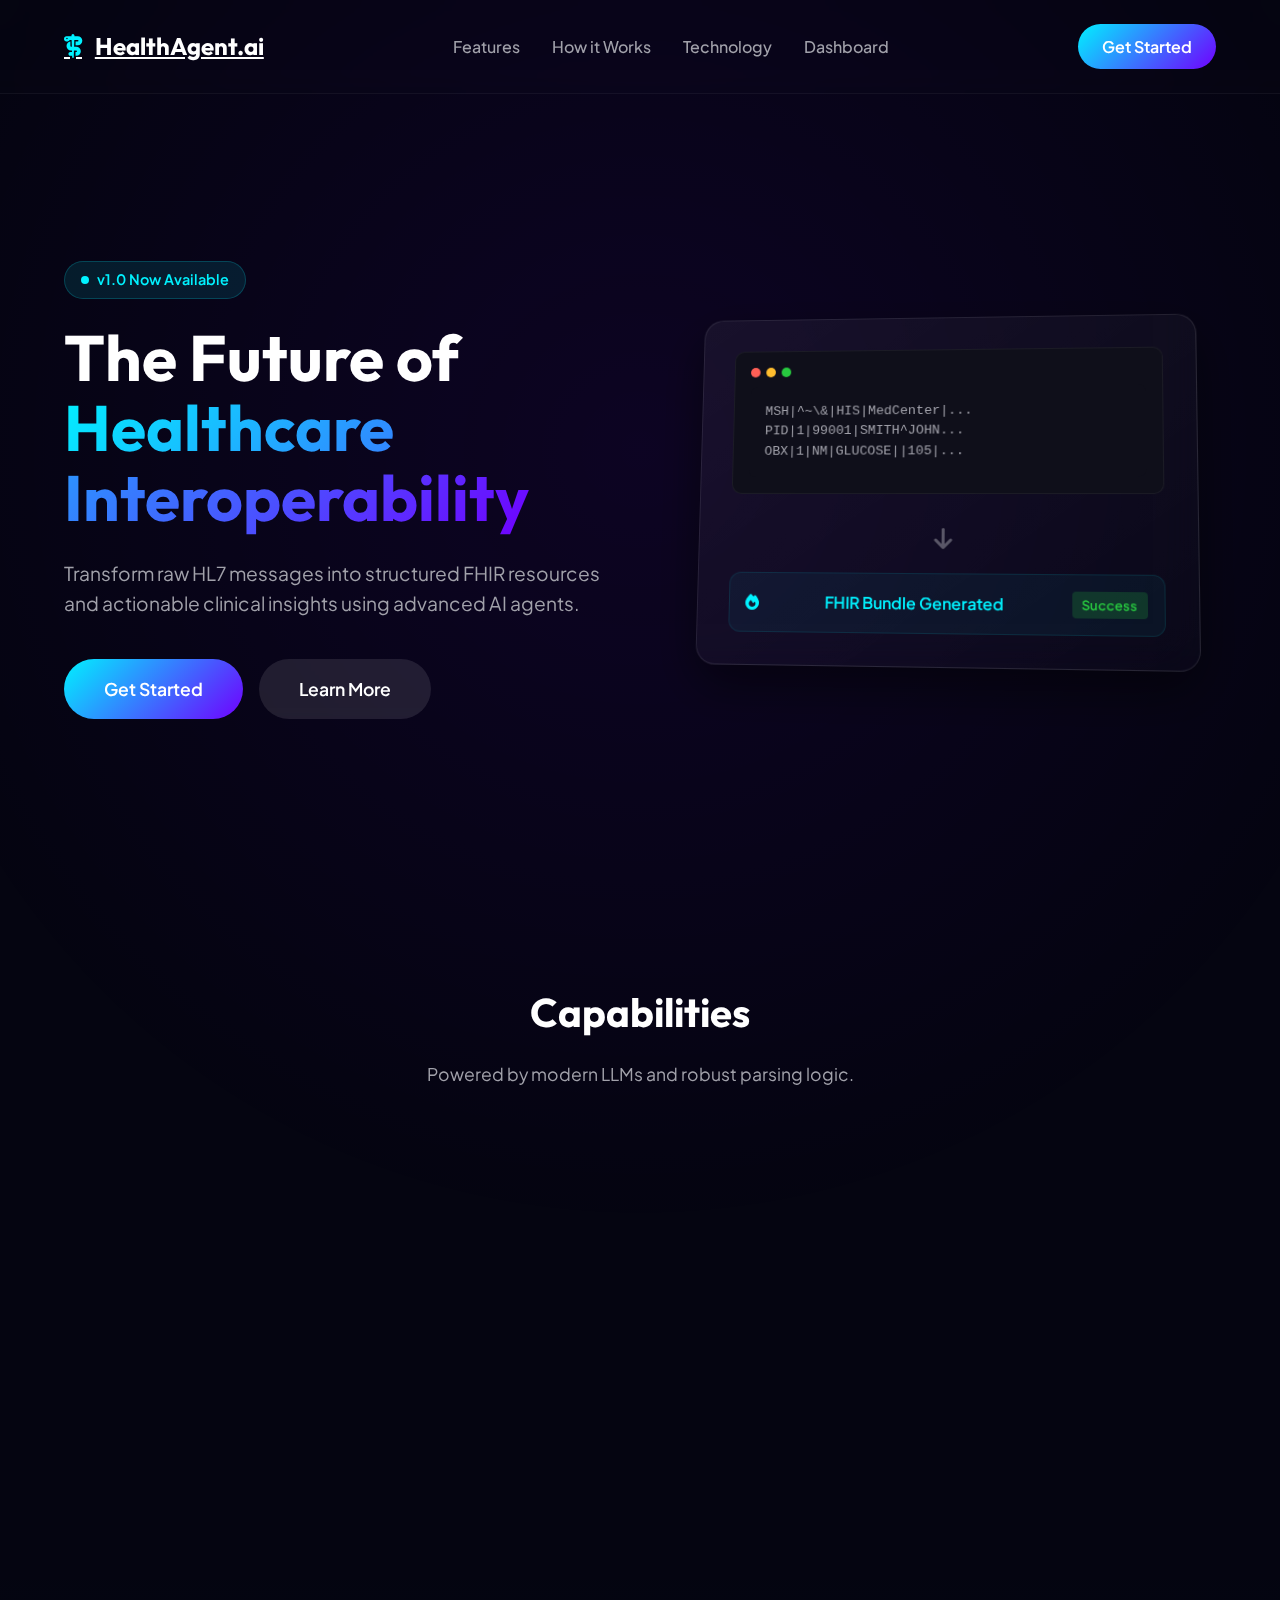
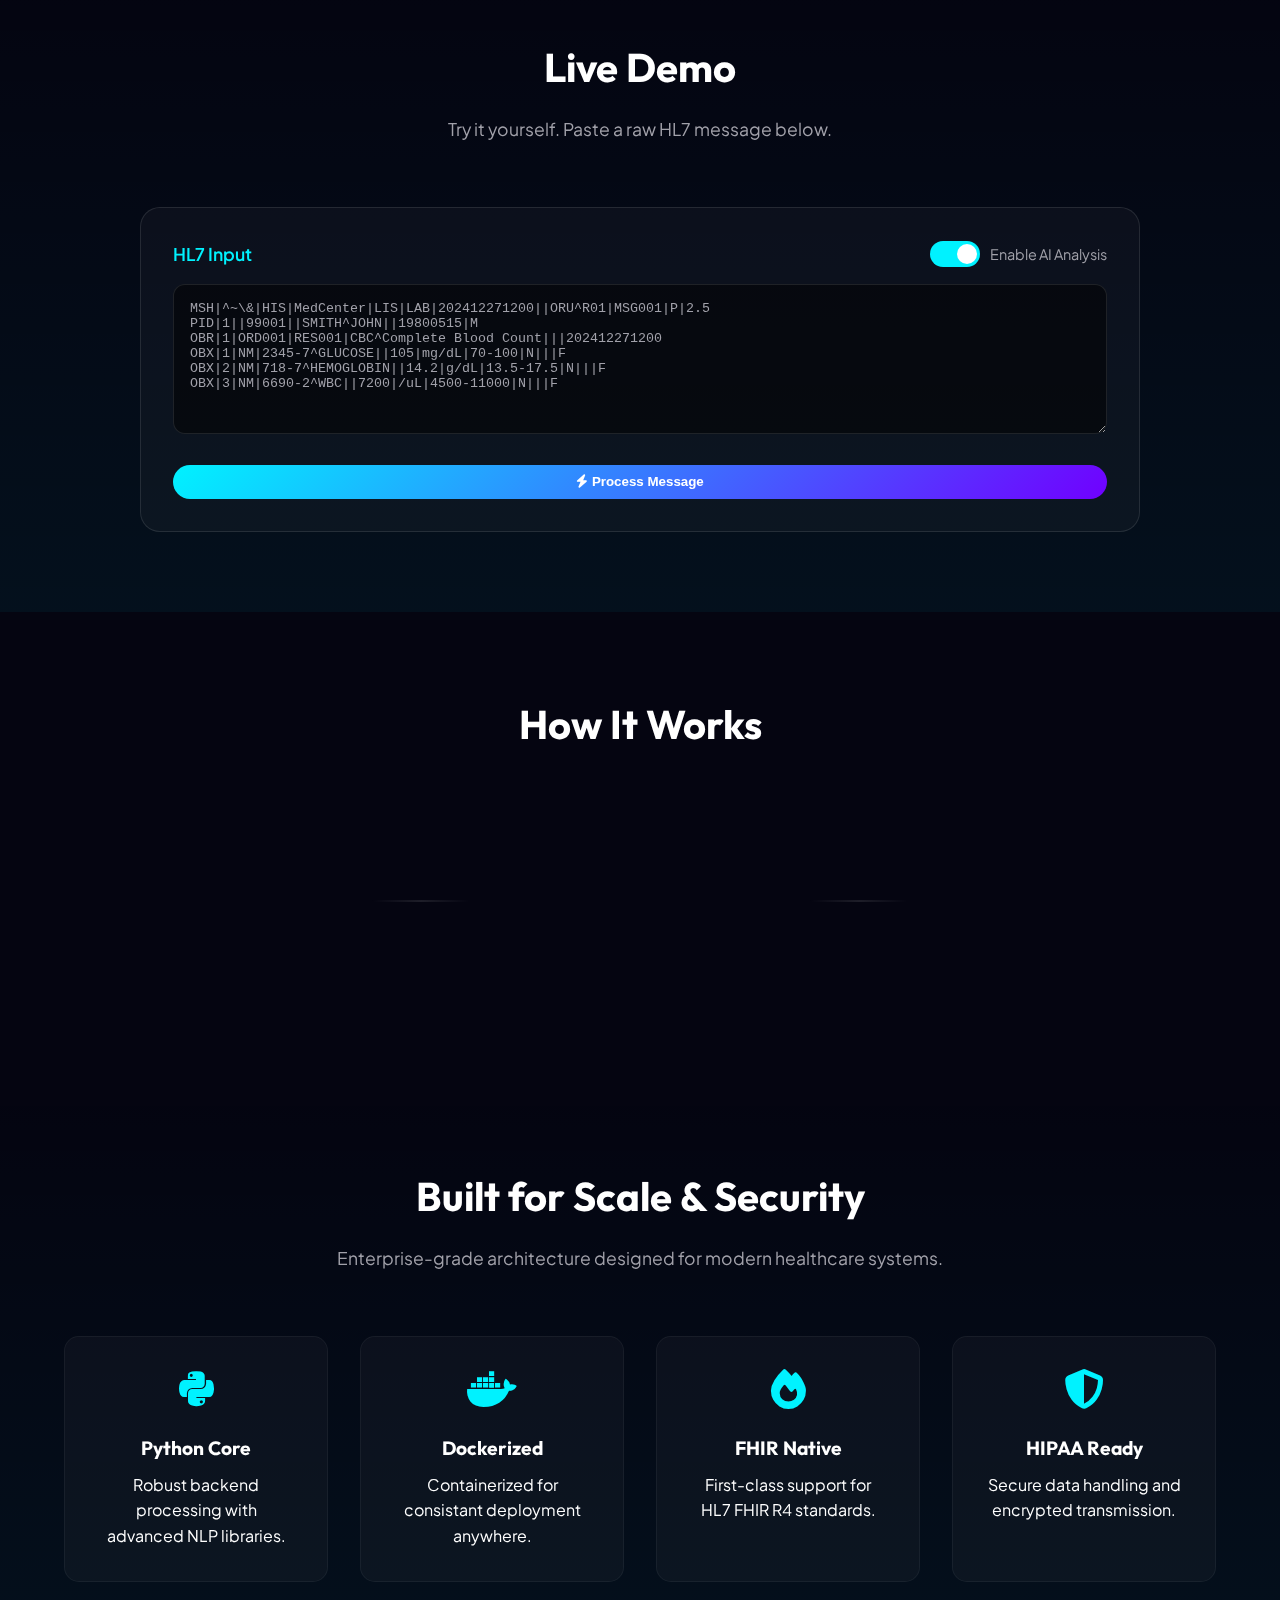
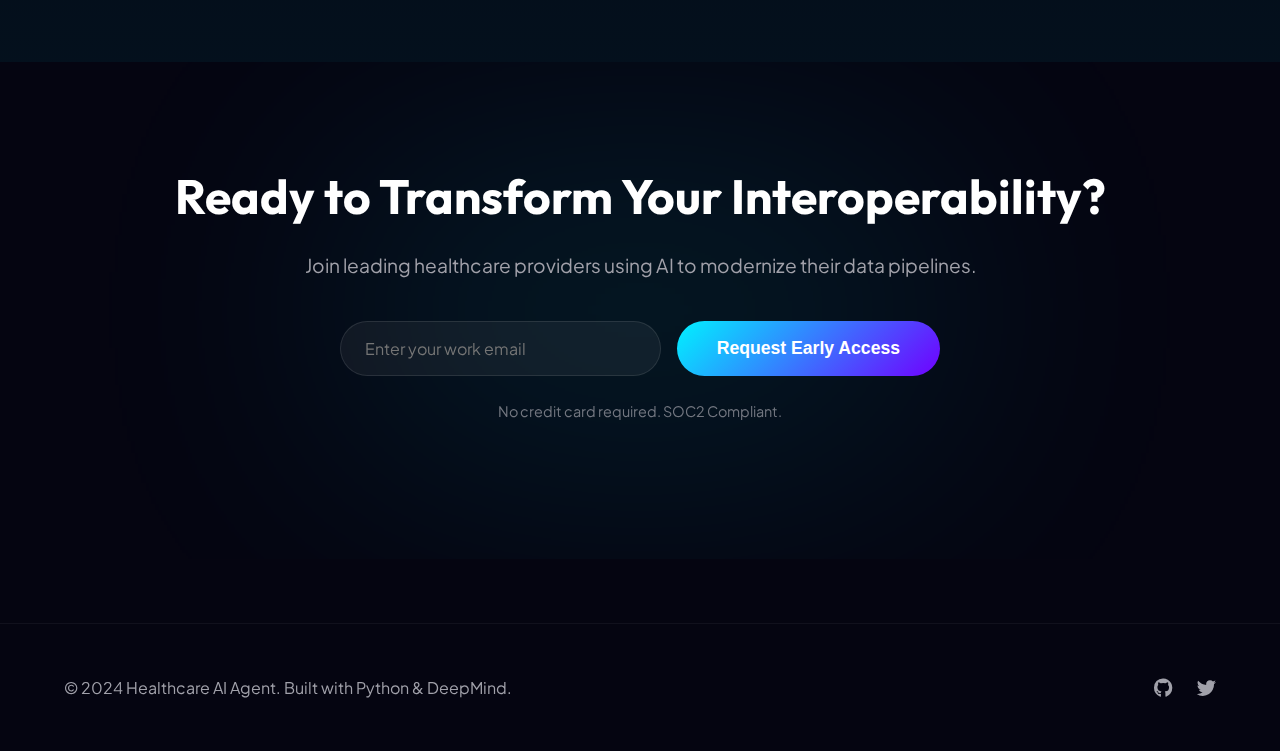
<file: web/index.html>
<!DOCTYPE html>
<html lang="en">

<head>
    <meta charset="UTF-8">
    <meta name="viewport" content="width=device-width, initial-scale=1.0">
    <title>Healthcare AI Agent | Intelligent Interoperability</title>
    <link rel="preconnect" href="https://fonts.googleapis.com">
    <link rel="preconnect" href="https://fonts.gstatic.com" crossorigin>
    <link
        href="https://fonts.googleapis.com/css2?family=Outfit:wght@300;400;600;700&family=Plus+Jakarta+Sans:wght@400;500;600;700&display=swap"
        rel="stylesheet">
    <link rel="stylesheet" href="style.css">
    <link rel="stylesheet" href="https://cdnjs.cloudflare.com/ajax/libs/font-awesome/6.4.0/css/all.min.css">
</head>

<body>
    <div class="background-glow"></div>

    <nav class="navbar">
        <a href="/" class="logo">
            <i class="fa-solid fa-staff-snake"></i>
            <span>HealthAgent.ai</span>
        </a>
        <div class="nav-links">
            <a href="#features">Features</a>
            <a href="#how-it-works">How it Works</a>
            <a href="#tech-stack">Technology</a>
            <a href="/dashboard.html">Dashboard</a>
        </div>
        <a href="#demo" class="btn-primary">Get Started</a>
    </nav>

    <header class="hero">
        <div class="hero-content">
            <div class="badge">
                <span class="pulse"></span>
                v1.0 Now Available
            </div>
            <h1>The Future of <br><span class="gradient-text">Healthcare Interoperability</span></h1>
            <p class="hero-sub">
                Transform raw HL7 messages into structured FHIR resources and actionable clinical insights using
                advanced AI agents.
            </p>
            <div class="hero-actions">
                <a href="#demo" class="btn-primary large">Get Started</a>
                <a href="#features" class="btn-secondary large">Learn More</a>
            </div>
        </div>
        <div class="hero-visual">
            <div class="glass-card float-animation">
                <div class="code-snippet">
                    <div class="code-header">
                        <span class="dot red"></span>
                        <span class="dot yellow"></span>
                        <span class="dot green"></span>
                    </div>
                    <pre><code>MSH|^~\&|HIS|MedCenter|...
PID|1|99001|SMITH^JOHN...
OBX|1|NM|GLUCOSE||105|...</code></pre>
                </div>
                <div class="arrow-down">
                    <i class="fa-solid fa-arrow-down"></i>
                </div>
                <div class="fhir-preview">
                    <i class="fa-solid fa-fire"></i>
                    <span>FHIR Bundle Generated</span>
                    <div class="status-badge success">Success</div>
                </div>
            </div>
        </div>
    </header>

    <section id="features" class="features">
        <div class="section-header">
            <h2>Capabilities</h2>
            <p>Powered by modern LLMs and robust parsing logic.</p>
        </div>
        <div class="feature-grid">
            <div class="feature-card">
                <div class="icon-box">
                    <i class="fa-solid fa-dna"></i>
                </div>
                <h3>Intelligent Parsing</h3>
                <p>Seamlessly ingest ORU^R01 HL7 messages and extract patient demographics and observations with 99%
                    accuracy.</p>
            </div>
            <div class="feature-card">
                <div class="icon-box">
                    <i class="fa-solid fa-brain"></i>
                </div>
                <h3>Clinical Reasoning</h3>
                <p>The agent generates concise clinical summaries, flagging abnormalities and suggesting potential
                    diagnoses.</p>
            </div>
            <div class="feature-card">
                <div class="icon-box">
                    <i class="fa-solid fa-fire-flame-curved"></i>
                </div>
                <h3>Native FHIR Conversion</h3>
                <p>Automatically convert legacy HL7 v2 data into standard HL7 FHIR R4 Bundles for modern
                    interoperability.</p>
            </div>
        </div>
    </section>

    <!-- NEW: Live Demo Section -->
    <section id="demo-live" class="demo-section">
        <div class="section-header">
            <h2>Live Demo</h2>
            <p>Try it yourself. Paste a raw HL7 message below.</p>
        </div>

        <div class="demo-container">
            <div class="demo-input">
                <div class="input-header">
                    <label for="hl7-input">HL7 Input</label>
                    <div class="input-controls">
                        <label class="toggle-switch">
                            <input type="checkbox" id="ai-toggle" checked>
                            <span class="slider"></span>
                        </label>
                        <span class="toggle-label">Enable AI Analysis</span>
                    </div>
                </div>
                <textarea id="hl7-input" placeholder="Paste your HL7 message here...">MSH|^~\&|HIS|MedCenter|LIS|LAB|202412271200||ORU^R01|MSG001|P|2.5
PID|1||99001||SMITH^JOHN||19800515|M
OBR|1|ORD001|RES001|CBC^Complete Blood Count|||202412271200
OBX|1|NM|2345-7^GLUCOSE||105|mg/dL|70-100|N|||F
OBX|2|NM|718-7^HEMOGLOBIN||14.2|g/dL|13.5-17.5|N|||F
OBX|3|NM|6690-2^WBC||7200|/uL|4500-11000|N|||F</textarea>
                <button id="process-btn" class="btn-primary full-width">
                    <i class="fa-solid fa-bolt"></i> Process Message
                </button>
            </div>

            <div class="demo-results hidden" id="results-area">
                <div class="result-card patient-card">
                    <div class="card-header">
                        <i class="fa-solid fa-user-doctor"></i> Patient
                    </div>
                    <div class="card-body" id="res-patient">
                        --
                    </div>
                </div>

                <div class="result-card summary-card">
                    <div class="card-header">
                        <i class="fa-solid fa-file-medical-alt"></i> Clinical Summary
                    </div>
                    <div class="card-body" id="res-summary">
                        --
                    </div>
                </div>

                <div class="result-tabs">
                    <div class="tab-header">
                        <button class="tab-btn active" data-tab="tab-obs">Observations</button>
                        <button class="tab-btn" data-tab="tab-fhir">FHIR JSON</button>
                    </div>
                    <div class="tab-content active" id="tab-obs">
                        <div class="table-responsive">
                            <table class="obs-table">
                                <thead>
                                    <tr>
                                        <th>Test</th>
                                        <th>Value</th>
                                        <th>Flag</th>
                                        <th>Ref Range</th>
                                    </tr>
                                </thead>
                                <tbody id="res-obs-body">
                                </tbody>
                            </table>
                        </div>
                    </div>
                    <div class="tab-content" id="tab-fhir">
                        <pre><code id="res-fhir"></code></pre>
                    </div>
                </div>
            </div>
        </div>
    </section>

    <section id="how-it-works" class="how-it-works">
        <div class="section-header">
            <h2>How It Works</h2>
        </div>
        <div class="steps-container">
            <div class="step">
                <div class="step-number">01</div>
                <h3>Ingest</h3>
                <p>Upload raw HL7 files or stream data via MLLP.</p>
            </div>
            <div class="line"></div>
            <div class="step">
                <div class="step-number">02</div>
                <h3>Process</h3>
                <p>Agent pipelines parse, structure, and analyze the data.</p>
            </div>
            <div class="line"></div>
            <div class="step">
                <div class="step-number">03</div>
                <h3>Deliver</h3>
                <p>Receive JSON FHIR bundles and physician-ready summaries.</p>
            </div>
        </div>
    </section>

    <section id="tech-stack" class="tech-stack">
        <div class="section-header">
            <h2>Built for Scale & Security</h2>
            <p>Enterprise-grade architecture designed for modern healthcare systems.</p>
        </div>
        <div class="tech-grid">
            <div class="tech-card">
                <i class="fa-brands fa-python"></i>
                <h4>Python Core</h4>
                <p>Robust backend processing with advanced NLP libraries.</p>
            </div>
            <div class="tech-card">
                <i class="fa-brands fa-docker"></i>
                <h4>Dockerized</h4>
                <p>Containerized for consistant deployment anywhere.</p>
            </div>
            <div class="tech-card">
                <i class="fa-solid fa-fire"></i>
                <h4>FHIR Native</h4>
                <p>First-class support for HL7 FHIR R4 standards.</p>
            </div>
            <div class="tech-card">
                <i class="fa-solid fa-shield-halved"></i>
                <h4>HIPAA Ready</h4>
                <p>Secure data handling and encrypted transmission.</p>
            </div>
        </div>
    </section>

    <section id="demo" class="cta-section">
        <div class="cta-content">
            <h2>Ready to Transform Your Interoperability?</h2>
            <p>Join leading healthcare providers using AI to modernize their data pipelines.</p>
            <form class="cta-form">
                <input type="email" placeholder="Enter your work email" required>
                <button type="submit" class="btn-primary large">Request Early Access</button>
            </form>
            <p class="small-text">No credit card required. SOC2 Compliant.</p>
        </div>
    </section>

    <footer class="footer">
        <p>&copy; 2024 Healthcare AI Agent. Built with Python & DeepMind.</p>
        <div class="social-links">
            <a href="#"><i class="fa-brands fa-github"></i></a>
            <a href="#"><i class="fa-brands fa-twitter"></i></a>
        </div>
    </footer>

    <script src="script.js"></script>
</body>

</html>
</file>
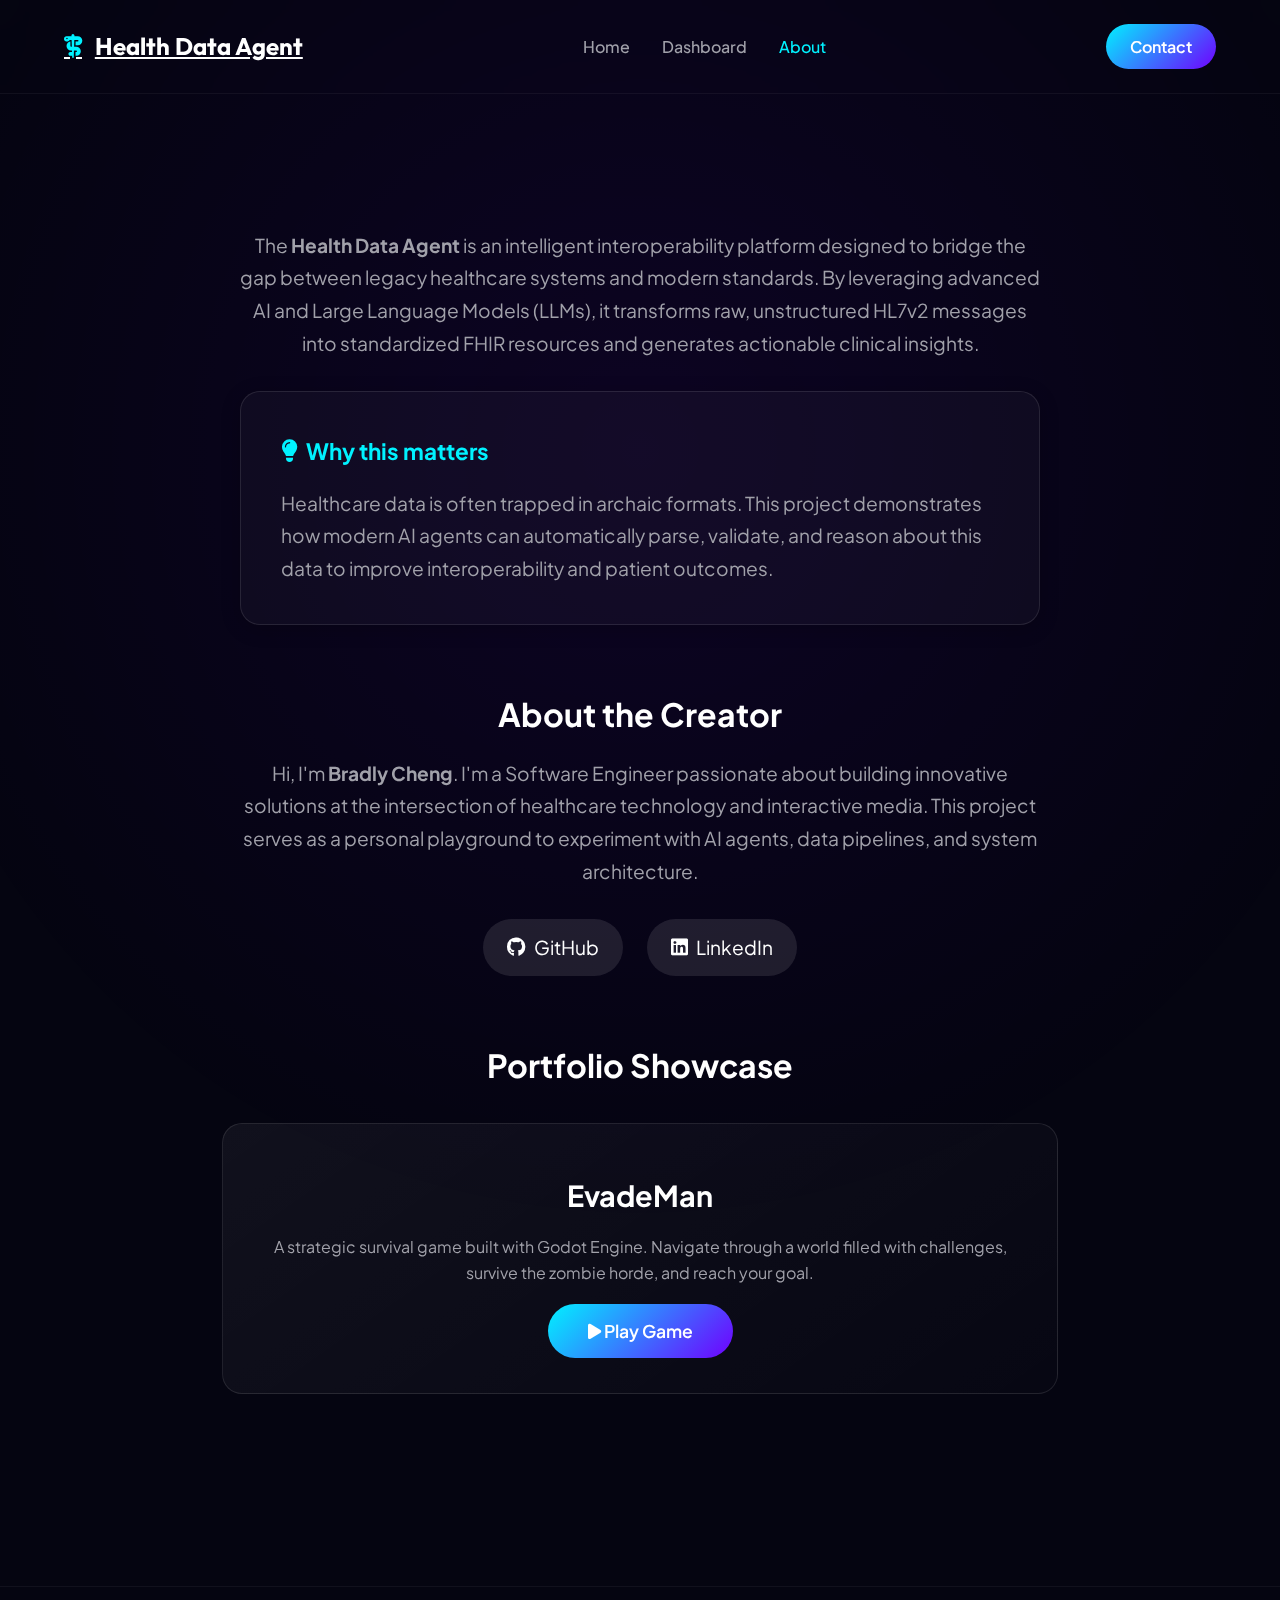
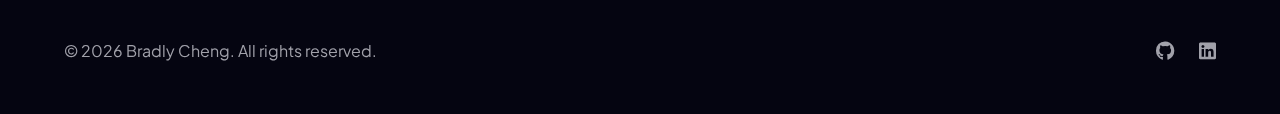
<file: web/about.html>
<!DOCTYPE html>
<html lang="en">

<head>
    <meta charset="UTF-8">
    <meta name="viewport" content="width=device-width, initial-scale=1.0">
    <title>About | Health Data Agent</title>
    <link rel="preconnect" href="https://fonts.googleapis.com">
    <link rel="preconnect" href="https://fonts.gstatic.com" crossorigin>
    <link
        href="https://fonts.googleapis.com/css2?family=Outfit:wght@300;400;600;700&family=Plus+Jakarta+Sans:wght@400;500;600;700&display=swap"
        rel="stylesheet">
    <link rel="stylesheet" href="style.css">
    <link rel="stylesheet" href="https://cdnjs.cloudflare.com/ajax/libs/font-awesome/6.4.0/css/all.min.css">
    <style>
        .about-container {
            max-width: 900px;
            margin: 0 auto;
            padding: 8rem 2rem 4rem;
        }

        .section-block {
            margin-bottom: 4rem;
            text-align: center;
        }

        .section-block h1 {
            font-size: 3rem;
            margin-bottom: 1.5rem;
            background: var(--gradient-primary);
            -webkit-background-clip: text;
            -webkit-text-fill-color: transparent;
        }

        .section-block h2 {
            font-size: 2rem;
            margin-bottom: 1rem;
            color: var(--text-heading);
        }

        .text-content {
            font-size: 1.2rem;
            color: var(--text-muted);
            line-height: 1.7;
            max-width: 800px;
            margin: 0 auto;
        }

        .highlight-box {
            background: rgba(255, 255, 255, 0.03);
            border: 1px solid rgba(255, 255, 255, 0.1);
            border-radius: 20px;
            padding: 2.5rem;
            margin: 2rem 0;
            box-shadow: 0 4px 20px rgba(0, 0, 0, 0.2);
            text-align: left;
        }

        .highlight-box h3 {
            color: var(--primary);
            margin-bottom: 1rem;
            display: flex;
            align-items: center;
            gap: 0.5rem;
        }

        .game-card {
            background: linear-gradient(145deg, rgba(255, 255, 255, 0.05) 0%, rgba(255, 255, 255, 0.01) 100%);
            border: 1px solid rgba(255, 255, 255, 0.1);
            border-radius: 20px;
            padding: 3rem;
            text-align: center;
            margin-top: 2rem;
            transition: transform 0.3s ease;
        }

        .game-card:hover {
            transform: translateY(-5px);
            border-color: var(--primary);
        }

        .social-links-large {
            display: flex;
            justify-content: center;
            gap: 1.5rem;
            margin-top: 2rem;
        }

        .social-btn {
            display: flex;
            align-items: center;
            gap: 0.5rem;
            padding: 0.75rem 1.5rem;
            border-radius: 50px;
            background: rgba(255, 255, 255, 0.1);
            color: white;
            text-decoration: none;
            transition: all 0.3s ease;
        }

        .social-btn:hover {
            background: var(--primary);
            transform: translateY(-2px);
        }
    </style>
</head>

<body>
    <div class="background-glow"></div>

    <nav class="navbar">
        <a href="/" class="logo">
            <i class="fa-solid fa-staff-snake"></i>
            <span>Health Data Agent</span>
        </a>
        <div class="nav-links">
            <a href="/">Home</a>
            <a href="/dashboard.html">Dashboard</a>
            <a href="/about.html" class="active">About</a>
        </div>
        <a href="https://linkedin.com/in/bradlycheng" target="_blank" class="btn-primary">Contact</a>
    </nav>

    <main class="about-container">

        <!-- Project Description Section (Top Priority) -->
        <section class="section-block">
            <h1>Health Data Agent</h1>
            <div class="text-content">
                <p>
                    The <strong>Health Data Agent</strong> is an intelligent interoperability platform designed to
                    bridge the gap between legacy healthcare systems and modern standards. By leveraging advanced AI and
                    Large Language Models (LLMs), it transforms raw, unstructured HL7v2 messages into standardized FHIR
                    resources and generates actionable clinical insights.
                </p>
                <div class="highlight-box">
                    <h3><i class="fa-solid fa-lightbulb"></i> Why this matters</h3>
                    <p style="margin-bottom: 0;">
                        Healthcare data is often trapped in archaic formats. This project demonstrates how modern AI
                        agents can automatically parse, validate, and reason about this data to improve interoperability
                        and patient outcomes.
                    </p>
                </div>
            </div>
        </section>

        <!-- Creator Bio Section -->
        <section class="section-block">
            <h2>About the Creator</h2>
            <div class="text-content">
                <p>
                    Hi, I'm <strong>Bradly Cheng</strong>. I'm a Software Engineer passionate about building innovative
                    solutions at the intersection of healthcare technology and interactive media. This project serves as
                    a personal playground to experiment with AI agents, data pipelines, and system architecture.
                </p>
                <div class="social-links-large">
                    <a href="https://github.com/bradlycheng" target="_blank" class="social-btn">
                        <i class="fa-brands fa-github"></i> GitHub
                    </a>
                    <a href="https://linkedin.com/in/bradlycheng" target="_blank" class="social-btn">
                        <i class="fa-brands fa-linkedin"></i> LinkedIn
                    </a>
                </div>
            </div>
        </section>

        <!-- Portfolio/Game Section (Linked, not embedded) -->
        <section class="section-block">
            <h2>Portfolio Showcase</h2>
            <div class="game-card">
                <h3 style="font-size: 1.8rem; margin-bottom: 1rem;">EvadeMan</h3>
                <p style="color: var(--text-muted); margin-bottom: 2rem;">
                    A strategic survival game built with Godot Engine. Navigate through a world filled with challenges,
                    survive the zombie horde, and reach your goal.
                </p>
                <a href="/game.html" class="btn-primary large">
                    <i class="fa-solid fa-play"></i> Play Game
                </a>
            </div>
        </section>

    </main>

    <footer class="footer">
        <p>&copy; 2026 Bradly Cheng. All rights reserved.</p>
        <div class="social-links">
            <a href="https://github.com/bradlycheng" target="_blank"><i class="fa-brands fa-github"></i></a>
            <a href="https://linkedin.com/in/bradlycheng" target="_blank"><i class="fa-brands fa-linkedin"></i></a>
        </div>
    </footer>
</body>

</html>
</file>
<file: web/style.css>
:root {
    --bg-dark: #050511;
    --bg-card: rgba(255, 255, 255, 0.03);
    --primary: #00f2ff;
    --primary-dim: rgba(0, 242, 255, 0.1);
    --secondary: #7000ff;
    --text-main: #ffffff;
    --text-muted: #a1a1aa;
    --font-heading: 'Outfit', sans-serif;
    --font-body: 'Plus Jakarta Sans', sans-serif;
    --gradient-main: linear-gradient(135deg, #00f2ff 0%, #7000ff 100%);
}

* {
    margin: 0;
    padding: 0;
    box-sizing: border-box;
}

body {
    font-family: var(--font-body);
    background-color: var(--bg-dark);
    color: var(--text-main);
    line-height: 1.6;
    overflow-x: hidden;
}

/* Scrollbar & Selection Polish */
::-webkit-scrollbar {
    width: 8px;
}

::-webkit-scrollbar-track {
    background: var(--bg-dark);
}

::-webkit-scrollbar-thumb {
    background: #333;
    border-radius: 4px;
}

::-webkit-scrollbar-thumb:hover {
    background: var(--primary);
}

::selection {
    background: rgba(0, 242, 255, 0.3);
    color: white;
}

/* Background Effects */
.background-glow {
    position: fixed;
    top: -50%;
    left: -50%;
    width: 200%;
    height: 200%;
    background: radial-gradient(circle at center, rgba(112, 0, 255, 0.08) 0%, rgba(5, 5, 17, 0) 50%);
    z-index: -1;
    pointer-events: none;
}

/* Navbar */
.navbar {
    display: flex;
    justify-content: space-between;
    align-items: center;
    padding: 1.5rem 5%;
    position: fixed;
    width: 100%;
    top: 0;
    z-index: 1000;
    backdrop-filter: blur(10px);
    border-bottom: 1px solid rgba(255, 255, 255, 0.05);
}

.logo {
    display: flex;
    align-items: center;
    gap: 0.8rem;
    font-family: var(--font-heading);
    font-weight: 700;
    font-size: 1.5rem;
    color: var(--text-main);
}

.logo i {
    color: var(--primary);
}

.nav-links {
    display: flex;
    gap: 2rem;
}

.nav-links a {
    color: var(--text-muted);
    text-decoration: none;
    font-weight: 500;
    transition: color 0.3s ease;
}

.nav-links a:hover {
    color: var(--primary);
}

/* Buttons */
.btn-primary {
    background: var(--gradient-main);
    color: white;
    padding: 0.6rem 1.5rem;
    border-radius: 50px;
    text-decoration: none;
    font-weight: 600;
    transition: transform 0.2s ease, box-shadow 0.2s ease;
    border: none;
}

.btn-secondary {
    background: rgba(255, 255, 255, 0.1);
    color: white;
    padding: 0.6rem 1.5rem;
    border-radius: 50px;
    text-decoration: none;
    font-weight: 600;
    backdrop-filter: blur(5px);
    transition: background 0.3s ease;
}

.btn-primary:hover {
    transform: translateY(-2px);
    box-shadow: 0 0 20px rgba(0, 242, 255, 0.4);
}

.btn-secondary:hover {
    background: rgba(255, 255, 255, 0.2);
}

.btn-primary.large,
.btn-secondary.large {
    padding: 1rem 2.5rem;
    font-size: 1.1rem;
}

/* Hero Section */
.hero {
    min-height: 100vh;
    display: flex;
    align-items: center;
    padding: 0 5%;
    padding-top: 80px;
    gap: 4rem;
}

.hero-content {
    flex: 1;
}

.badge {
    display: inline-flex;
    align-items: center;
    gap: 0.5rem;
    background: var(--primary-dim);
    border: 1px solid rgba(0, 242, 255, 0.2);
    color: var(--primary);
    padding: 0.4rem 1rem;
    border-radius: 50px;
    font-size: 0.9rem;
    margin-bottom: 1.5rem;
    font-weight: 600;
}

.pulse {
    width: 8px;
    height: 8px;
    background: var(--primary);
    border-radius: 50%;
    box-shadow: 0 0 0 0 rgba(0, 242, 255, 0.7);
    animation: pulse-animation 2s infinite;
}

@keyframes pulse-animation {
    0% {
        transform: scale(0.95);
        box-shadow: 0 0 0 0 rgba(0, 242, 255, 0.7);
    }

    70% {
        transform: scale(1);
        box-shadow: 0 0 0 10px rgba(0, 242, 255, 0);
    }

    100% {
        transform: scale(0.95);
        box-shadow: 0 0 0 0 rgba(0, 242, 255, 0);
    }
}

.hero h1 {
    font-family: var(--font-heading);
    font-size: 4rem;
    line-height: 1.1;
    margin-bottom: 1.5rem;
    font-weight: 700;
}

.gradient-text {
    background: var(--gradient-main);
    -webkit-background-clip: text;
    background-clip: text;
    -webkit-text-fill-color: transparent;
}

.hero-sub {
    font-size: 1.2rem;
    color: var(--text-muted);
    margin-bottom: 2.5rem;
    max-width: 600px;
}

.hero-actions {
    display: flex;
    gap: 1rem;
}

/* Hero Visual */
.hero-visual {
    flex: 1;
    display: flex;
    justify-content: center;
    perspective: 1000px;
}

.glass-card {
    background: linear-gradient(145deg, rgba(255, 255, 255, 0.05) 0%, rgba(255, 255, 255, 0.01) 100%);
    backdrop-filter: blur(20px);
    border: 1px solid rgba(255, 255, 255, 0.1);
    border-radius: 20px;
    padding: 2rem;
    width: 100%;
    max-width: 500px;
    box-shadow: 0 20px 50px rgba(0, 0, 0, 0.5);
    transform: rotateY(-5deg) rotateX(5deg);
    transition: transform 0.5s ease;
}

.glass-card:hover {
    transform: rotateY(0) rotateX(0);
}

.float-animation {
    animation: float 6s ease-in-out infinite;
}

@keyframes float {
    0% {
        transform: translateY(0px) rotateY(-5deg) rotateX(5deg);
    }

    50% {
        transform: translateY(-20px) rotateY(-5deg) rotateX(5deg);
    }

    100% {
        transform: translateY(0px) rotateY(-5deg) rotateX(5deg);
    }
}

.code-snippet {
    background: #0f0f1a;
    border-radius: 10px;
    padding: 1rem;
    margin-bottom: 1.5rem;
    font-family: 'Courier New', monospace;
    font-size: 0.9rem;
    color: #a1a1aa;
    border: 1px solid rgba(255, 255, 255, 0.05);
}

.code-header {
    display: flex;
    gap: 6px;
    margin-bottom: 10px;
}

.dot {
    width: 10px;
    height: 10px;
    border-radius: 50%;
}

.red {
    background: #ff5f56;
}

.yellow {
    background: #ffbd2e;
}

.green {
    background: #27c93f;
}

.arrow-down {
    text-align: center;
    color: var(--text-muted);
    font-size: 1.5rem;
    margin: 1rem 0;
    opacity: 0.5;
}

.fhir-preview {
    background: rgba(0, 242, 255, 0.05);
    border: 1px solid rgba(0, 242, 255, 0.1);
    padding: 1rem;
    border-radius: 12px;
    display: flex;
    align-items: center;
    justify-content: space-between;
    color: var(--primary);
    font-weight: 600;
}

.status-badge {
    background: rgba(39, 201, 63, 0.2);
    color: #27c93f;
    padding: 0.2rem 0.6rem;
    border-radius: 4px;
    font-size: 0.8rem;
}

/* Features */
.features {
    padding: 5rem 5%;
}

.section-header {
    text-align: center;
    margin-bottom: 4rem;
}

.section-header h2 {
    font-family: var(--font-heading);
    font-size: 2.5rem;
    margin-bottom: 1rem;
}

.section-header p {
    color: var(--text-muted);
    font-size: 1.1rem;
}

.feature-grid {
    display: grid;
    grid-template-columns: repeat(auto-fit, minmax(300px, 1fr));
    gap: 2rem;
}

.feature-card {
    background: var(--bg-card);
    padding: 2.5rem;
    border-radius: 20px;
    border: 1px solid rgba(255, 255, 255, 0.05);
    transition: transform 0.3s ease, border-color 0.3s ease;
}

.feature-card:hover {
    transform: translateY(-10px);
    border-color: var(--primary);
}

.icon-box {
    width: 60px;
    height: 60px;
    background: var(--primary-dim);
    border-radius: 15px;
    display: flex;
    align-items: center;
    justify-content: center;
    font-size: 1.5rem;
    color: var(--primary);
    margin-bottom: 1.5rem;
}

.feature-card h3 {
    font-family: var(--font-heading);
    font-size: 1.5rem;
    margin-bottom: 1rem;
}

.feature-card p {
    color: var(--text-muted);
}

/* How It Works */
.how-it-works {
    padding: 5rem 5%;
    text-align: center;
}

.steps-container {
    display: flex;
    justify-content: center;
    align-items: flex-start;
    gap: 2rem;
    margin-top: 3rem;
}

.step {
    flex: 1;
    max-width: 300px;
}

.step-number {
    font-size: 4rem;
    font-weight: 700;
    color: rgba(255, 255, 255, 0.03);
    font-family: var(--font-heading);
    margin-bottom: -1rem;
    position: relative;
    z-index: -1;
}

.step h3 {
    font-size: 1.5rem;
    margin-bottom: 0.5rem;
    color: var(--primary);
}

.line {
    width: 100px;
    height: 2px;
    background: linear-gradient(90deg, transparent, rgba(255, 255, 255, 0.1), transparent);
    margin-top: 5rem;
}

/* Footer */
.footer {
    padding: 3rem 5%;
    border-top: 1px solid rgba(255, 255, 255, 0.05);
    display: flex;
    justify-content: space-between;
    align-items: center;
    margin-top: 4rem;
    color: var(--text-muted);
}

.social-links {
    display: flex;
    gap: 1.5rem;
}

.social-links a {
    color: var(--text-muted);
    font-size: 1.2rem;
    transition: color 0.3s ease;
}

.social-links a:hover {
    color: var(--primary);
}

/* Tech Stack */
.tech-stack {
    padding: 5rem 5%;
    background: linear-gradient(180deg, transparent 0%, rgba(0, 242, 255, 0.05) 100%);
}

.tech-grid {
    display: grid;
    grid-template-columns: repeat(auto-fit, minmax(250px, 1fr));
    gap: 2rem;
    max-width: 1200px;
    margin: 0 auto;
}

.tech-card {
    background: rgba(255, 255, 255, 0.03);
    border: 1px solid rgba(255, 255, 255, 0.05);
    padding: 2rem;
    border-radius: 15px;
    text-align: center;
    transition: transform 0.3s ease, background 0.3s ease;
}

.tech-card:hover {
    transform: translateY(-5px);
    background: rgba(255, 255, 255, 0.05);
    border-color: var(--primary);
}

.tech-card i {
    font-size: 2.5rem;
    color: var(--primary);
    margin-bottom: 1.5rem;
}

.tech-card h4 {
    font-family: var(--font-heading);
    font-size: 1.2rem;
    margin-bottom: 0.5rem;
    color: white;
}

/* CTA Section */
.cta-section {
    padding: 6rem 5%;
    text-align: center;
    position: relative;
    overflow: hidden;
}

.cta-section::before {
    content: '';
    position: absolute;
    top: 50%;
    left: 50%;
    transform: translate(-50%, -50%);
    width: 600px;
    height: 300px;
    background: var(--primary);
    filter: blur(150px);
    opacity: 0.1;
    z-index: -1;
}

.cta-content h2 {
    font-family: var(--font-heading);
    font-size: 3rem;
    margin-bottom: 1rem;
}

.cta-content p {
    font-size: 1.2rem;
    color: var(--text-muted);
    margin-bottom: 2.5rem;
}

.cta-form {
    display: flex;
    justify-content: center;
    gap: 1rem;
    max-width: 600px;
    margin: 0 auto 1.5rem auto;
}

.cta-form input {
    flex: 1;
    padding: 1rem 1.5rem;
    border-radius: 50px;
    border: 1px solid rgba(255, 255, 255, 0.1);
    background: rgba(255, 255, 255, 0.05);
    color: white;
    font-family: var(--font-body);
    font-size: 1rem;
    outline: none;
    transition: border-color 0.3s ease;
}

.cta-form input:focus {
    border-color: var(--primary);
}

.small-text {
    font-size: 0.9rem !important;
    opacity: 0.7;
}

/* Mobile */
@media (max-width: 768px) {
    .navbar {
        padding: 1rem 5%;
    }

    .nav-links {
        display: none;
    }

    .hero {
        flex-direction: column;
        padding-top: 100px;
        text-align: center;
        gap: 3rem;
    }

    .hero h1 {
        font-size: 2.5rem;
    }

    .hero-actions {
        justify-content: center;
    }

    .steps-container {
        flex-direction: column;
        align-items: center;
    }

    .line {
        display: none;
    }

    .cta-form {
        flex-direction: column;
    }

    .cta-content h2 {
        font-size: 2rem;
    }
}

/* --- Live Demo Styles --- */
.demo-section {
    padding: 5rem 5%;
    background: linear-gradient(180deg, rgba(5, 5, 17, 0) 0%, rgba(0, 242, 255, 0.05) 100%);
}

.demo-container {
    max-width: 1000px;
    margin: 0 auto;
    display: flex;
    flex-direction: column;
    gap: 3rem;
}

.demo-input {
    background: var(--bg-card);
    border: 1px solid rgba(255, 255, 255, 0.1);
    border-radius: 20px;
    padding: 2rem;
}

.input-header {
    display: flex;
    justify-content: space-between;
    align-items: center;
    margin-bottom: 1rem;
}

.input-header label {
    font-weight: 600;
    color: var(--primary);
    font-size: 1.1rem;
}

/* Toggle Switch */
.input-controls {
    display: flex;
    align-items: center;
    gap: 10px;
}

.toggle-switch {
    position: relative;
    display: inline-block;
    width: 50px;
    height: 26px;
}

.toggle-switch input {
    opacity: 0;
    width: 0;
    height: 0;
}

.slider {
    position: absolute;
    cursor: pointer;
    top: 0;
    left: 0;
    right: 0;
    bottom: 0;
    background-color: #333;
    -webkit-transition: .4s;
    transition: .4s;
    border-radius: 34px;
}

.slider:before {
    position: absolute;
    content: "";
    height: 20px;
    width: 20px;
    left: 3px;
    bottom: 3px;
    background-color: white;
    -webkit-transition: .4s;
    transition: .4s;
    border-radius: 50%;
}

input:checked+.slider {
    background-color: var(--primary);
}

input:focus+.slider {
    box-shadow: 0 0 1px var(--primary);
}

input:checked+.slider:before {
    transform: translateX(24px);
}

.toggle-label {
    font-size: 0.9rem;
    color: var(--text-muted);
}

/* Text Area */
#hl7-input {
    width: 100%;
    height: 150px;
    background: rgba(0, 0, 0, 0.5);
    border: 1px solid rgba(255, 255, 255, 0.1);
    border-radius: 12px;
    color: #a1a1aa;
    font-family: 'Courier New', monospace;
    padding: 1rem;
    resize: vertical;
    margin-bottom: 1.5rem;
    outline: none;
    transition: border-color 0.3s;
}

#hl7-input:focus {
    border-color: var(--primary);
    color: white;
}

.full-width {
    width: 100%;
    cursor: pointer;
}

/* Results Area */
.demo-results {
    display: flex;
    flex-direction: column;
    gap: 1.5rem;
}

.hidden {
    display: none !important;
}

.result-card {
    background: var(--bg-card);
    border: 1px solid rgba(255, 255, 255, 0.05);
    border-radius: 15px;
    overflow: hidden;
}

.patient-card {
    border-left: 4px solid var(--primary);
}

.summary-card {
    border-left: 4px solid var(--secondary);
}

.card-header {
    background: rgba(255, 255, 255, 0.03);
    padding: 1rem 1.5rem;
    font-weight: 600;
    border-bottom: 1px solid rgba(255, 255, 255, 0.05);
    display: flex;
    align-items: center;
    gap: 10px;
    color: white;
}

.card-body {
    padding: 1.5rem;
    color: var(--text-muted);
    font-size: 1rem;
}

/* Tabs */
.result-tabs {
    background: var(--bg-card);
    border-radius: 15px;
    border: 1px solid rgba(255, 255, 255, 0.05);
    overflow: hidden;
}

.tab-header {
    display: flex;
    border-bottom: 1px solid rgba(255, 255, 255, 0.05);
}

.tab-btn {
    flex: 1;
    padding: 1rem;
    background: none;
    border: none;
    color: var(--text-muted);
    font-weight: 600;
    cursor: pointer;
    transition: all 0.3s ease;
}

.tab-btn:hover {
    background: rgba(255, 255, 255, 0.05);
    color: white;
}

.tab-btn.active {
    border-bottom: 2px solid var(--primary);
    color: var(--primary);
    background: rgba(0, 242, 255, 0.05);
}

.tab-content {
    display: none;
    padding: 1.5rem;
    max-height: 400px;
    overflow-y: auto;
}

.tab-content.active {
    display: block;
}

/* Obs Table */
.obs-table {
    width: 100%;
    border-collapse: collapse;
    color: var(--text-main);
}

.obs-table th {
    text-align: left;
    color: var(--text-muted);
    padding: 0.5rem;
    font-size: 0.9rem;
    text-transform: uppercase;
    font-weight: 600;
    border-bottom: 1px solid rgba(255, 255, 255, 0.1);
}

.obs-table td {
    padding: 0.8rem 0.5rem;
    border-bottom: 1px solid rgba(255, 255, 255, 0.03);
    font-size: 0.95rem;
}

.obs-table tr:last-child td {
    border-bottom: none;
}

.obs-flag {
    display: inline-block;
    padding: 0.1rem 0.5rem;
    border-radius: 4px;
    font-size: 0.8rem;
    font-weight: 700;
}

.flag-high {
    background: rgba(255, 95, 86, 0.2);
    color: #ff5f56;
}

.flag-low {
    background: rgba(255, 189, 46, 0.2);
    color: #ffbd2e;
}

.flag-normal {
    color: #27c93f;
}

/* JSON Code */
pre {
    margin: 0;
    background: #0f0f1a;
    padding: 1rem;
    border-radius: 8px;
    font-family: 'Courier New', monospace;
    font-size: 0.85rem;
    line-height: 1.5;
    color: #a1a1aa;
}

/* ========================================
   DASHBOARD STYLES
   ======================================== */

.dashboard-page {
    padding-top: 80px;
}

.dashboard-container {
    max-width: 1400px;
    margin: 0 auto;
    padding: 2rem 5%;
}

/* Dashboard Header */
.dashboard-header {
    display: flex;
    justify-content: space-between;
    align-items: center;
    margin-bottom: 2rem;
}

.dashboard-header h1 {
    font-family: var(--font-heading);
    font-size: 2rem;
    display: flex;
    align-items: center;
    gap: 0.75rem;
}

.dashboard-header h1 i {
    color: var(--primary);
}

.dashboard-header p {
    color: var(--text-muted);
    margin-top: 0.5rem;
}

/* Stats Grid */
.stats-grid {
    display: grid;
    grid-template-columns: repeat(auto-fit, minmax(220px, 1fr));
    gap: 1.5rem;
    margin-bottom: 2rem;
}

.stat-card {
    background: var(--bg-card);
    border: 1px solid rgba(255, 255, 255, 0.05);
    border-radius: 16px;
    padding: 1.5rem;
    display: flex;
    align-items: center;
    gap: 1rem;
    transition: transform 0.2s ease, border-color 0.2s ease;
}

.stat-card:hover {
    transform: translateY(-3px);
    border-color: rgba(255, 255, 255, 0.1);
}

.stat-icon {
    width: 56px;
    height: 56px;
    border-radius: 14px;
    display: flex;
    align-items: center;
    justify-content: center;
    font-size: 1.4rem;
}

.stat-icon.messages {
    background: rgba(0, 242, 255, 0.1);
    color: var(--primary);
}

.stat-icon.patients {
    background: rgba(112, 0, 255, 0.1);
    color: var(--secondary);
}

.stat-icon.abnormal {
    background: rgba(255, 95, 86, 0.1);
    color: #ff5f56;
}

.stat-icon.recent {
    background: rgba(39, 201, 63, 0.1);
    color: #27c93f;
}

.stat-content {
    display: flex;
    flex-direction: column;
}

.stat-value {
    font-size: 2rem;
    font-weight: 700;
    font-family: var(--font-heading);
    line-height: 1;
}

.stat-label {
    color: var(--text-muted);
    font-size: 0.85rem;
    margin-top: 0.25rem;
}

/* Filters Bar */
.filters-bar {
    display: flex;
    justify-content: space-between;
    align-items: center;
    gap: 1rem;
    margin-bottom: 1.5rem;
    flex-wrap: wrap;
}

.search-box {
    flex: 1;
    min-width: 250px;
    max-width: 400px;
    position: relative;
}

.search-box i {
    position: absolute;
    left: 1rem;
    top: 50%;
    transform: translateY(-50%);
    color: var(--text-muted);
}

.search-box input {
    width: 100%;
    padding: 0.75rem 1rem 0.75rem 2.75rem;
    border-radius: 10px;
    border: 1px solid rgba(255, 255, 255, 0.1);
    background: rgba(0, 0, 0, 0.3);
    color: white;
    font-size: 0.95rem;
    outline: none;
    transition: border-color 0.2s ease;
}

.search-box input:focus {
    border-color: var(--primary);
}

.filter-group {
    display: flex;
    gap: 0.75rem;
}

.filter-group select {
    padding: 0.75rem 1rem;
    border-radius: 10px;
    border: 1px solid rgba(255, 255, 255, 0.1);
    background: rgba(0, 0, 0, 0.3);
    color: white;
    font-size: 0.9rem;
    cursor: pointer;
    outline: none;
}

.filter-group select:focus {
    border-color: var(--primary);
}

/* Messages Table */
.messages-section {
    background: var(--bg-card);
    border: 1px solid rgba(255, 255, 255, 0.05);
    border-radius: 16px;
    overflow: hidden;
}

.table-container {
    overflow-x: auto;
}

.messages-table {
    width: 100%;
    border-collapse: collapse;
}

.messages-table th {
    text-align: left;
    padding: 1rem 0.75rem;
    color: var(--text-muted);
    font-size: 0.8rem;
    text-transform: uppercase;
    letter-spacing: 0.05em;
    font-weight: 600;
    background: rgba(0, 0, 0, 0.2);
    border-bottom: 1px solid rgba(255, 255, 255, 0.05);
}

.messages-table td {
    padding: 1rem 0.75rem;
    border-bottom: 1px solid rgba(255, 255, 255, 0.03);
    color: var(--text-muted);
    font-size: 0.9rem;
}

.messages-table tbody tr:hover {
    background: rgba(255, 255, 255, 0.02);
}

.messages-table tbody tr:last-child td {
    border-bottom: none;
}

.expand-col {
    width: 50px;
}

.expand-btn {
    width: 36px;
    height: 36px;
    border-radius: 8px;
    border: 1px solid rgba(255, 255, 255, 0.1);
    background: transparent;
    color: var(--primary);
    cursor: pointer;
    transition: all 0.2s ease;
    display: flex;
    align-items: center;
    justify-content: center;
}

.expand-btn:hover {
    background: var(--primary);
    color: white;
    border-color: var(--primary);
}

.patient-cell .patient-name {
    color: white;
    font-weight: 500;
}

.obs-count {
    text-align: center;
}

.flags-cell {
    display: flex;
    gap: 0.35rem;
    flex-wrap: wrap;
}

.flag-badge {
    display: inline-block;
    padding: 0.15rem 0.5rem;
    border-radius: 4px;
    font-size: 0.75rem;
    font-weight: 700;
}

.flag-more {
    color: var(--text-muted);
    font-size: 0.75rem;
}

.timestamp-cell {
    font-size: 0.85rem;
    white-space: nowrap;
}

.empty-state {
    text-align: center;
    padding: 3rem !important;
    color: var(--text-muted);
}

.empty-state i {
    font-size: 2.5rem;
    margin-bottom: 1rem;
    display: block;
    opacity: 0.5;
}

/* Table Footer / Pagination */
.table-footer {
    display: flex;
    justify-content: space-between;
    align-items: center;
    padding: 1rem 1.5rem;
    border-top: 1px solid rgba(255, 255, 255, 0.05);
    background: rgba(0, 0, 0, 0.15);
}

.table-footer span {
    color: var(--text-muted);
    font-size: 0.85rem;
}

.pagination {
    display: flex;
    align-items: center;
    gap: 0.75rem;
}

.page-btn {
    width: 34px;
    height: 34px;
    border-radius: 8px;
    border: 1px solid rgba(255, 255, 255, 0.1);
    background: transparent;
    color: white;
    cursor: pointer;
    transition: all 0.2s ease;
    display: flex;
    align-items: center;
    justify-content: center;
}

.page-btn:hover:not(:disabled) {
    background: var(--primary);
    border-color: var(--primary);
}

.page-btn:disabled {
    opacity: 0.3;
    cursor: not-allowed;
}

#page-info {
    font-size: 0.9rem;
}

/* Modal */
.modal-overlay {
    position: fixed;
    top: 0;
    left: 0;
    right: 0;
    bottom: 0;
    background: rgba(0, 0, 0, 0.8);
    backdrop-filter: blur(5px);
    display: none;
    align-items: center;
    justify-content: center;
    z-index: 2000;
    padding: 2rem;
}

.modal-overlay.visible {
    display: flex;
}

.modal-content {
    background: var(--bg-dark);
    border: 1px solid rgba(255, 255, 255, 0.1);
    border-radius: 20px;
    width: 100%;
    max-width: 900px;
    max-height: 90vh;
    overflow: hidden;
    display: flex;
    flex-direction: column;
    animation: modalSlideIn 0.3s ease;
}

@keyframes modalSlideIn {
    from {
        opacity: 0;
        transform: translateY(30px);
    }

    to {
        opacity: 1;
        transform: translateY(0);
    }
}

.modal-header {
    display: flex;
    justify-content: space-between;
    align-items: center;
    padding: 1.5rem;
    border-bottom: 1px solid rgba(255, 255, 255, 0.1);
    background: rgba(255, 255, 255, 0.02);
}

.modal-header h2 {
    font-family: var(--font-heading);
    font-size: 1.3rem;
    display: flex;
    align-items: center;
    gap: 0.5rem;
}

.modal-header h2 i {
    color: var(--primary);
}

.modal-close {
    width: 40px;
    height: 40px;
    border-radius: 10px;
    border: 1px solid rgba(255, 255, 255, 0.1);
    background: transparent;
    color: var(--text-muted);
    cursor: pointer;
    transition: all 0.2s ease;
    display: flex;
    align-items: center;
    justify-content: center;
    font-size: 1.1rem;
}

.modal-close:hover {
    background: rgba(255, 95, 86, 0.2);
    color: #ff5f56;
    border-color: #ff5f56;
}

.modal-body {
    padding: 1.5rem;
    overflow-y: auto;
    flex: 1;
}

/* Detail Grid */
.detail-grid {
    display: grid;
    grid-template-columns: repeat(auto-fit, minmax(300px, 1fr));
    gap: 1.5rem;
    margin-bottom: 1.5rem;
}

.detail-card {
    background: rgba(255, 255, 255, 0.02);
    border: 1px solid rgba(255, 255, 255, 0.05);
    border-radius: 12px;
    overflow: hidden;
}

.detail-card h3 {
    padding: 1rem 1.25rem;
    font-size: 0.95rem;
    border-bottom: 1px solid rgba(255, 255, 255, 0.05);
    display: flex;
    align-items: center;
    gap: 0.5rem;
    color: white;
}

.detail-card h3 i {
    color: var(--primary);
}

.detail-content {
    padding: 1.25rem;
}

.patient-detail-grid {
    display: grid;
    grid-template-columns: repeat(2, 1fr);
    gap: 1rem;
}

.patient-field {
    display: flex;
    flex-direction: column;
    gap: 0.25rem;
}

.patient-field label {
    font-size: 0.75rem;
    text-transform: uppercase;
    letter-spacing: 0.05em;
    color: var(--text-muted);
}

.patient-field span {
    font-weight: 500;
    color: white;
}

/* Detail Tabs */
.detail-tabs {
    display: flex;
    border-bottom: 1px solid rgba(255, 255, 255, 0.1);
    margin-bottom: 1rem;
}

.detail-tab {
    padding: 0.75rem 1.5rem;
    background: none;
    border: none;
    color: var(--text-muted);
    font-weight: 500;
    cursor: pointer;
    transition: all 0.2s ease;
    border-bottom: 2px solid transparent;
}

.detail-tab:hover {
    color: white;
}

.detail-tab.active {
    color: var(--primary);
    border-bottom-color: var(--primary);
}

.detail-tab-content {
    display: none;
    background: rgba(0, 0, 0, 0.2);
    border-radius: 10px;
    max-height: 300px;
    overflow-y: auto;
}

.detail-tab-content.active {
    display: block;
}

.obs-detail-table {
    width: 100%;
    border-collapse: collapse;
}

.obs-detail-table th {
    text-align: left;
    padding: 0.75rem 1rem;
    color: var(--text-muted);
    font-size: 0.75rem;
    text-transform: uppercase;
    font-weight: 600;
    background: rgba(0, 0, 0, 0.2);
    border-bottom: 1px solid rgba(255, 255, 255, 0.05);
}

.obs-detail-table td {
    padding: 0.75rem 1rem;
    border-bottom: 1px solid rgba(255, 255, 255, 0.03);
    color: var(--text-muted);
    font-size: 0.9rem;
}

/* Nav link active state */
.nav-links a.active {
    color: var(--primary);
}

/* Toast styles for dashboard */
.toast {
    position: fixed;
    bottom: 2rem;
    right: 2rem;
    background: rgba(0, 242, 255, 0.1);
    backdrop-filter: blur(10px);
    border: 1px solid var(--primary);
    color: white;
    padding: 1rem 2rem;
    border-radius: 12px;
    box-shadow: 0 10px 30px rgba(0, 0, 0, 0.5);
    transform: translateY(100px);
    opacity: 0;
    transition: all 0.3s cubic-bezier(0.68, -0.55, 0.265, 1.55);
    z-index: 2000;
    font-weight: 500;
}

.toast.show {
    transform: translateY(0);
    opacity: 1;
}

.toast-success {
    border-color: #22c55e;
    background: rgba(34, 197, 94, 0.15);
}

.toast-error {
    border-color: #ef4444;
    background: rgba(239, 68, 68, 0.15);
}

/* Dashboard Responsive */
@media (max-width: 768px) {
    .dashboard-header {
        flex-direction: column;
        align-items: flex-start;
        gap: 1rem;
    }

    .filters-bar {
        flex-direction: column;
    }

    .search-box {
        max-width: 100%;
    }

    .filter-group {
        width: 100%;
    }

    .filter-group select {
        flex: 1;
    }

    .patient-detail-grid {
        grid-template-columns: 1fr;
    }

    .detail-tabs {
        overflow-x: auto;
    }

    .modal-content {
        max-height: 85vh;
    }
}
</file>
